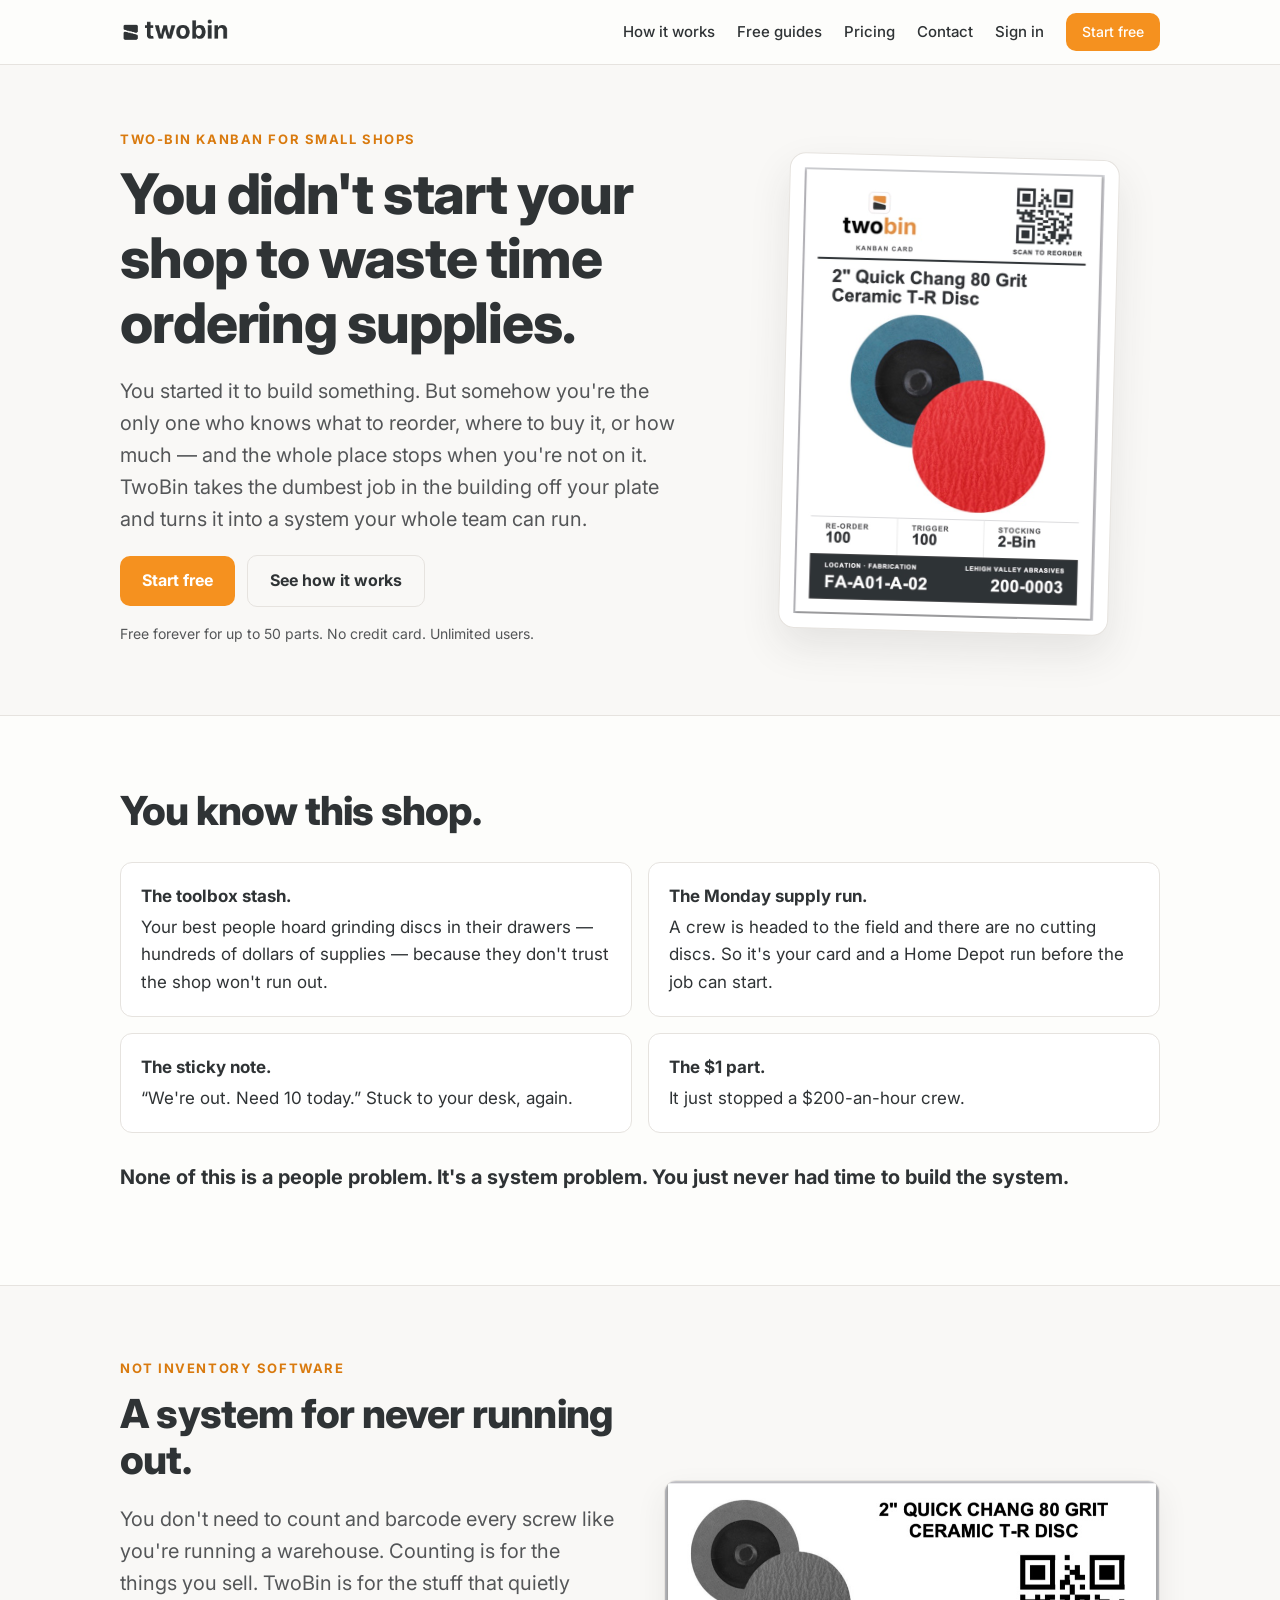
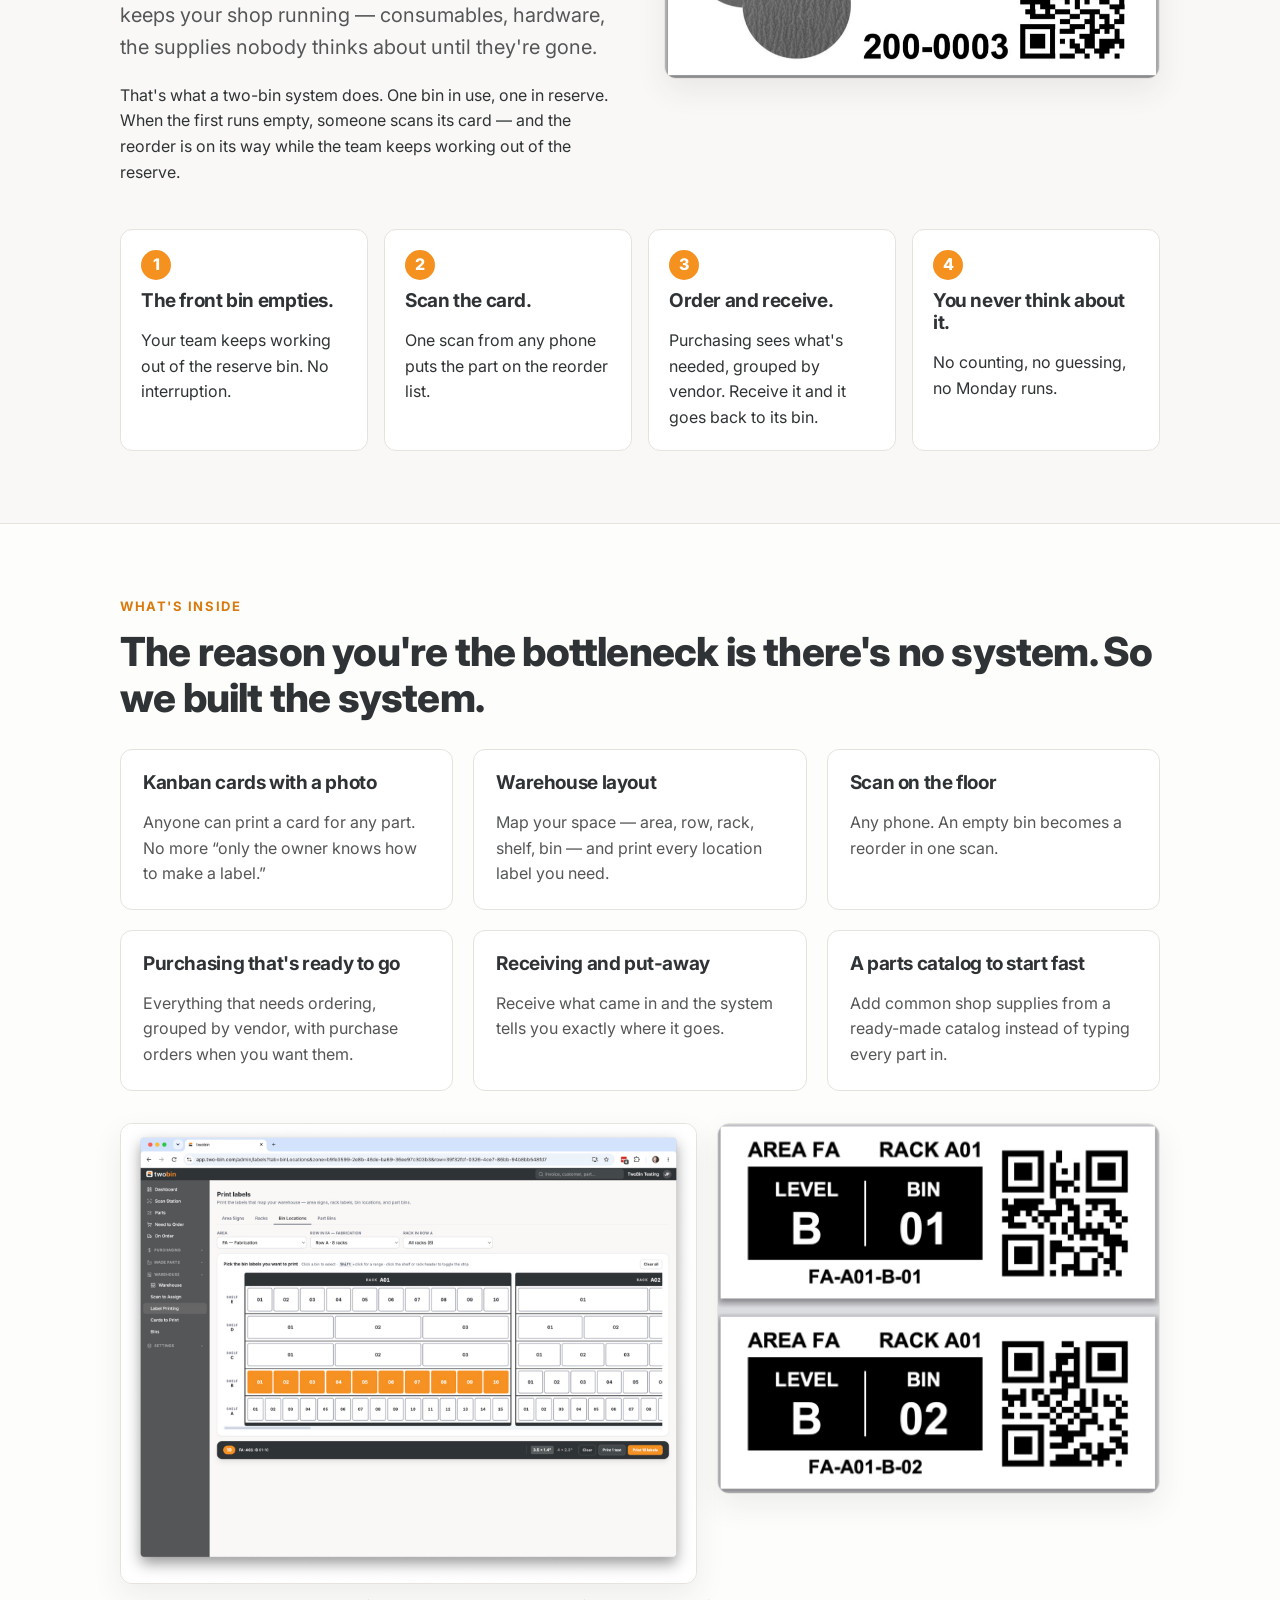
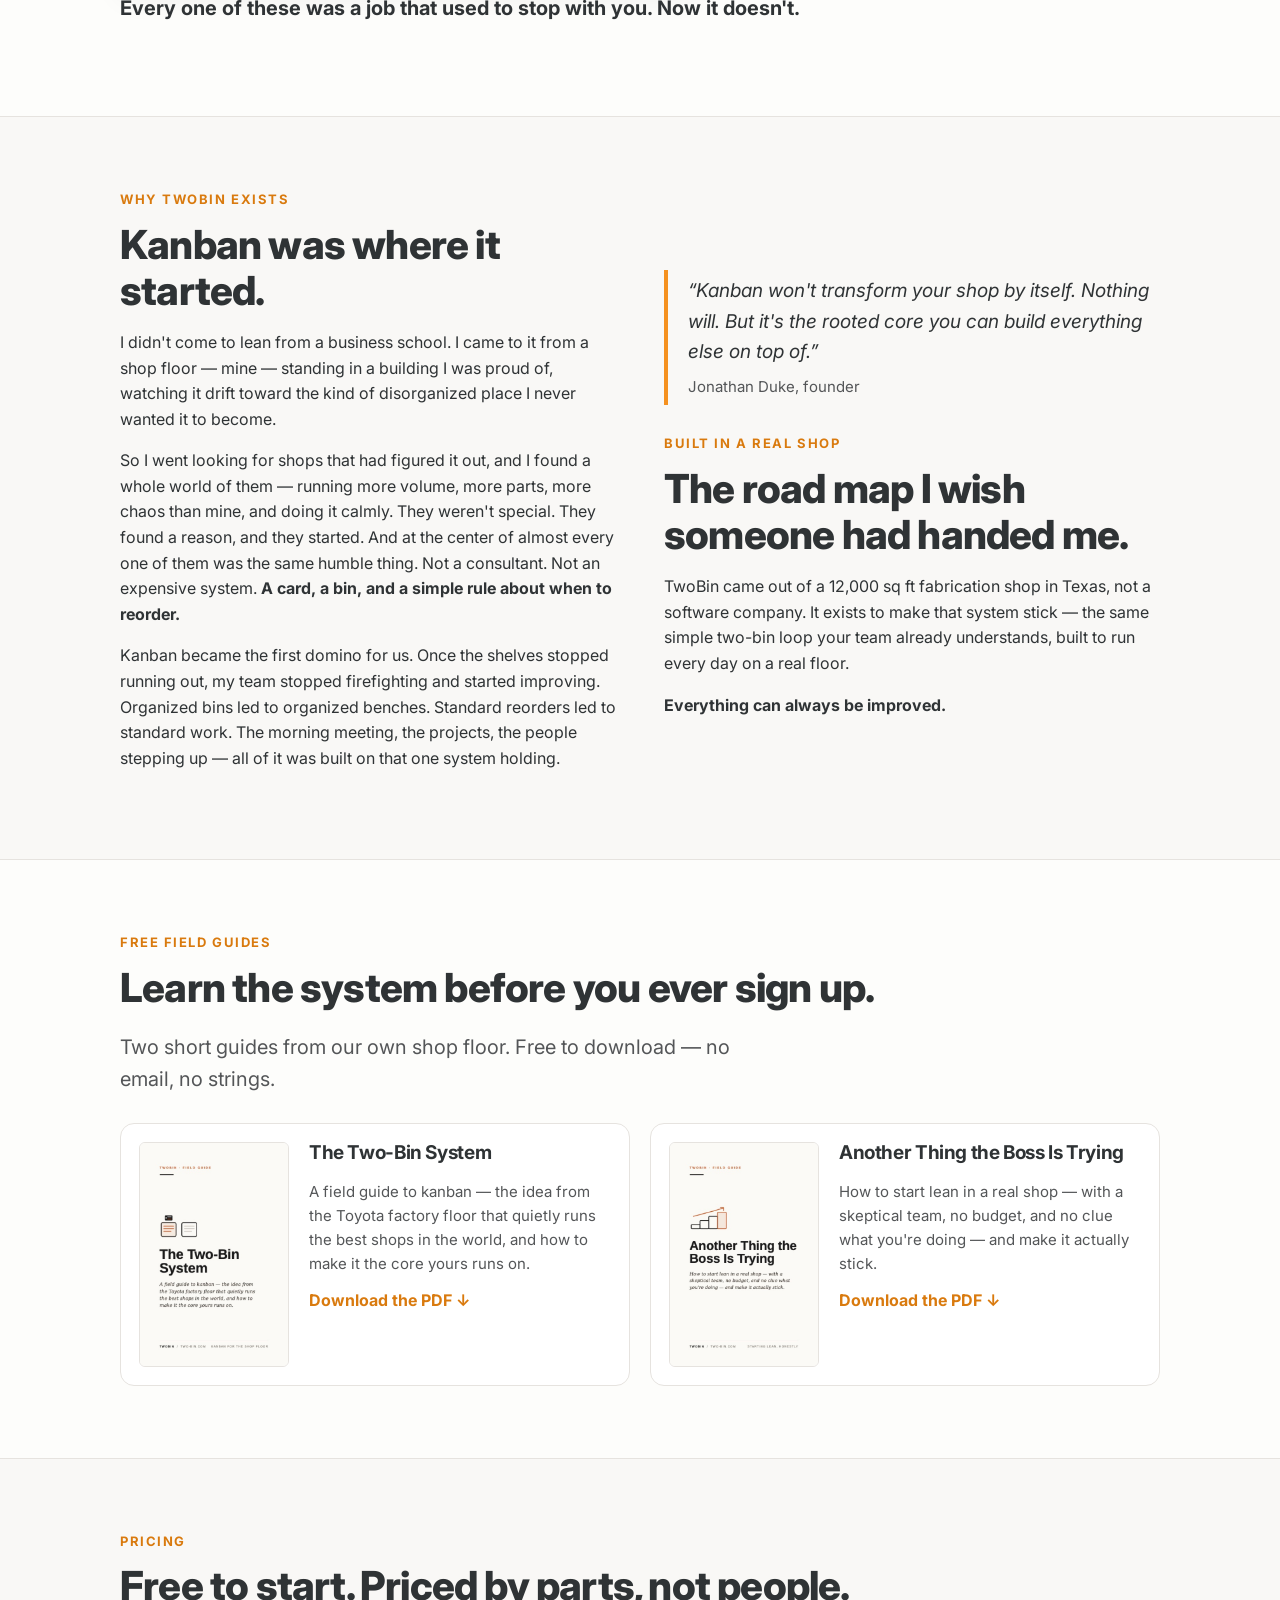
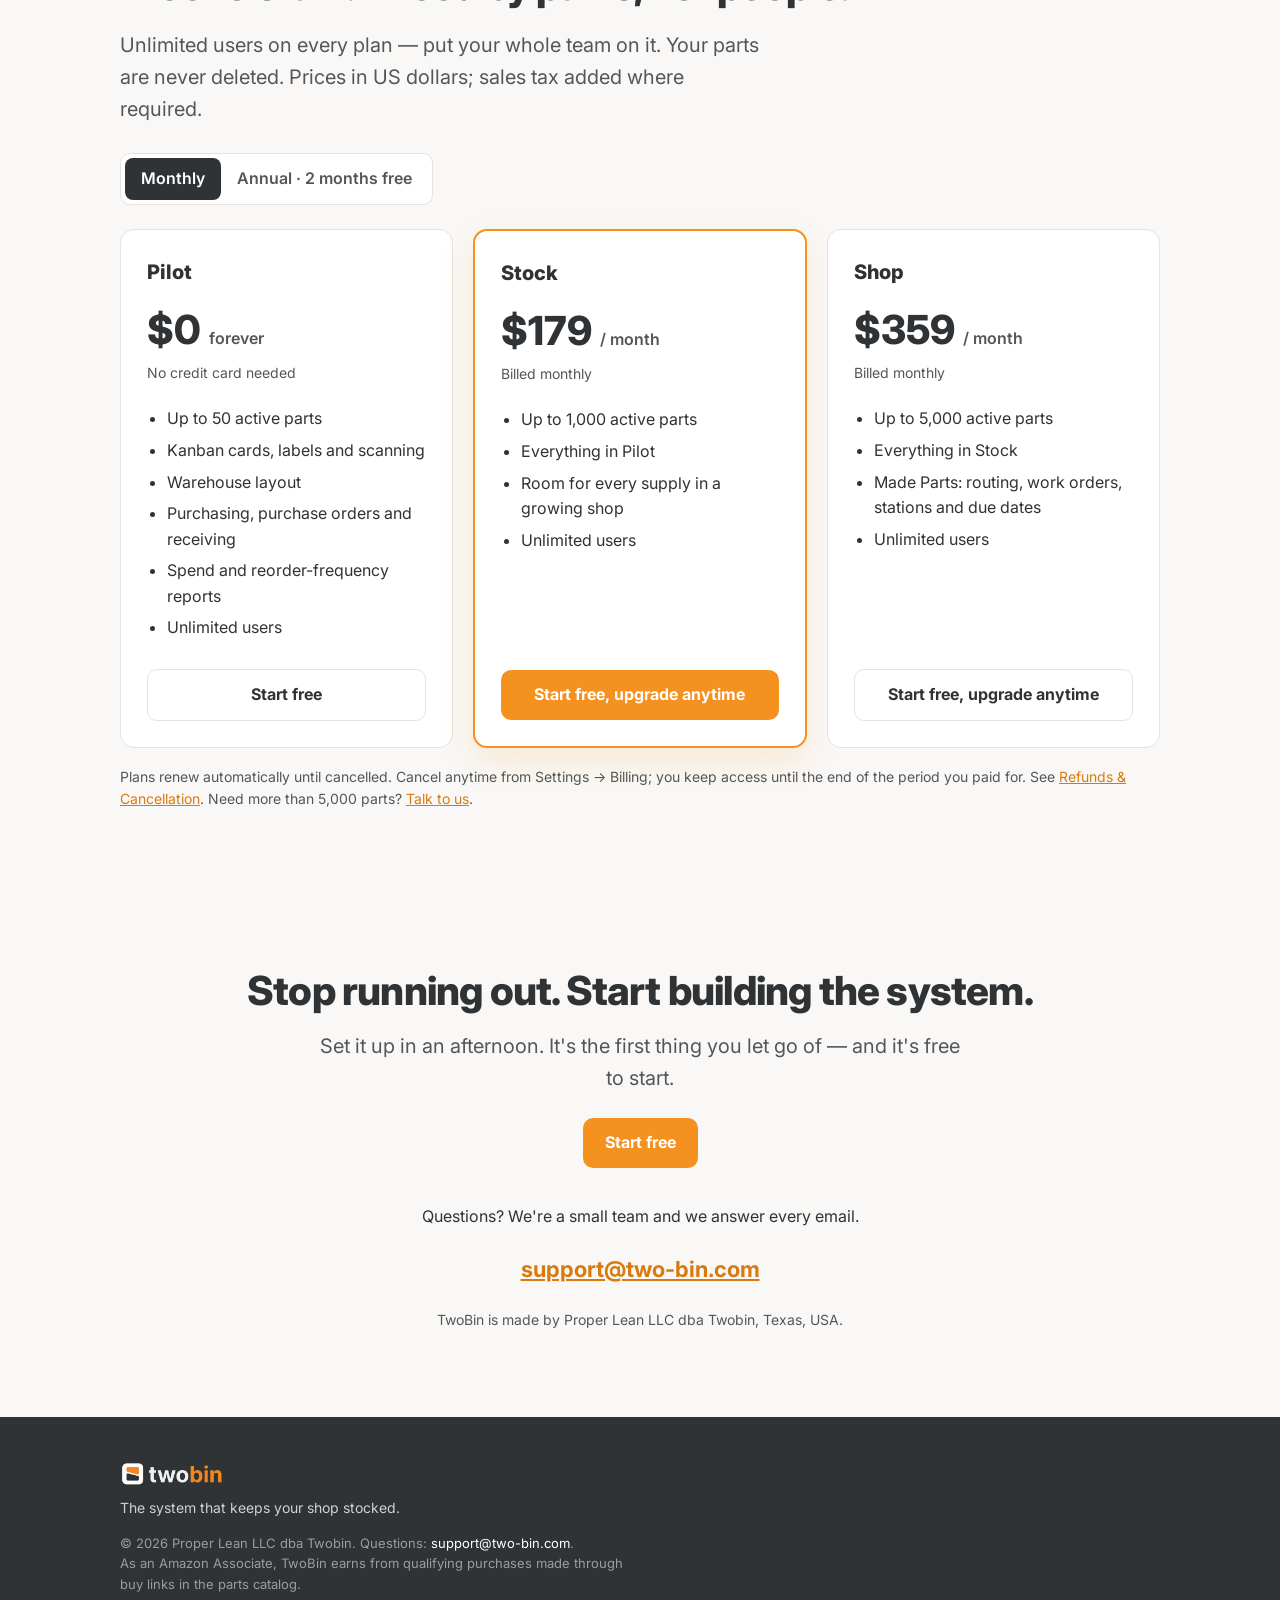
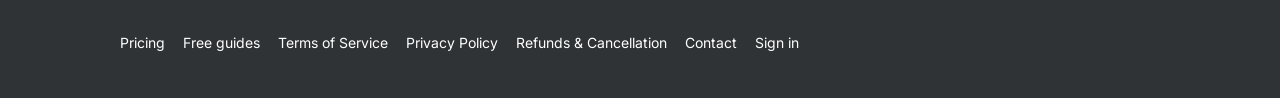
<file: index.html>
<!doctype html>
<html lang="en">
<head>
<meta charset="utf-8">
<meta name="viewport" content="width=device-width, initial-scale=1">
<title>TwoBin — Two-bin kanban that keeps your shop stocked</title>
<meta name="description" content="TwoBin turns reordering shop supplies into a system your whole team can run: kanban cards, scanning, warehouse labels, purchasing and receiving. Free for up to 50 parts.">
<link rel="canonical" href="https://www.two-bin.com/">
<meta property="og:title" content="TwoBin — Two-bin kanban that keeps your shop stocked">
<meta property="og:description" content="TwoBin turns reordering shop supplies into a system your whole team can run: kanban cards, scanning, warehouse labels, purchasing and receiving. Free for up to 50 parts.">
<meta property="og:type" content="website">
<meta property="og:url" content="https://www.two-bin.com/">
<meta property="og:image" content="https://www.two-bin.com/assets/img/kanban-card.jpg">
<link rel="icon" href="/assets/favicon.ico">
<link rel="icon" type="image/png" sizes="32x32" href="/assets/favicon-32x32.png">
<link rel="apple-touch-icon" href="/assets/apple-touch-icon.png">
<link rel="preconnect" href="https://fonts.googleapis.com">
<link rel="preconnect" href="https://fonts.gstatic.com" crossorigin>
<link href="https://fonts.googleapis.com/css2?family=Inter:wght@400;500;600;700;800&display=swap" rel="stylesheet">
<link rel="stylesheet" href="/assets/site.css">
</head>
<body>
<header class="site-header">
  <div class="wrap">
    <a class="logo" href="/" aria-label="TwoBin home"><img src="/assets/twobin-logo-dark.png" alt="TwoBin"></a>
    <nav class="nav">
      <a class="hide-sm" href="/#how-it-works">How it works</a>
      <a class="hide-sm" href="/#learn">Free guides</a>
      <a class="hide-sm" href="/#pricing">Pricing</a>
      <a class="hide-sm" href="/#contact">Contact</a>
      <a href="https://app.two-bin.com/login">Sign in</a>
      <a class="btn small" href="https://app.two-bin.com/signup">Start free</a>
    </nav>
  </div>
</header>

<main>
<section class="hero">
  <div class="wrap grid">
    <div>
      <div class="eyebrow">Two-bin kanban for small shops</div>
      <h1>You didn't start your shop to waste time ordering supplies.</h1>
      <p class="lead">You started it to build something. But somehow you're the only one who knows what to reorder, where to buy it, or how much &mdash; and the whole place stops when you're not on it. TwoBin takes the dumbest job in the building off your plate and turns it into a system your whole team can run.</p>
      <p><a class="btn" href="https://app.two-bin.com/signup">Start free</a> &nbsp; <a class="btn ghost" href="#how-it-works">See how it works</a></p>
      <p class="cta-note">Free forever for up to 50 parts. No credit card. Unlimited users.</p>
    </div>
    <div class="hero-card"><img src="/assets/img/kanban-card.jpg" alt="A TwoBin kanban card: part photo, reorder quantity, location and a QR code to scan when the bin runs empty" width="900" height="1215"></div>
  </div>
</section>

<section class="alt">
  <div class="wrap">
    <h2>You know this shop.</h2>
    <div class="beats">
      <div class="beat"><strong>The toolbox stash.</strong>Your best people hoard grinding discs in their drawers &mdash; hundreds of dollars of supplies &mdash; because they don't trust the shop won't run out.</div>
      <div class="beat"><strong>The Monday supply run.</strong>A crew is headed to the field and there are no cutting discs. So it's your card and a Home Depot run before the job can start.</div>
      <div class="beat"><strong>The sticky note.</strong>&ldquo;We're out. Need 10 today.&rdquo; Stuck to your desk, again.</div>
      <div class="beat"><strong>The $1 part.</strong>It just stopped a $200-an-hour crew.</div>
    </div>
    <p class="closer">None of this is a people problem. It's a system problem. You just never had time to build the system.</p>
  </div>
</section>

<section id="how-it-works">
  <div class="wrap">
    <div class="two-col">
      <div>
        <div class="eyebrow">Not inventory software</div>
        <h2>A system for never running out.</h2>
        <p class="lead">You don't need to count and barcode every screw like you're running a warehouse. Counting is for the things you sell. TwoBin is for the stuff that quietly keeps your shop running &mdash; consumables, hardware, the supplies nobody thinks about until they're gone.</p>
        <p>That's what a two-bin system does. One bin in use, one in reserve. When the first runs empty, someone scans its card &mdash; and the reorder is on its way while the team keeps working out of the reserve.</p>
      </div>
      <div><img class="shot" src="/assets/img/bin-label.jpg" alt="A TwoBin bin label with the part photo, part number and a QR code" loading="lazy"></div>
    </div>
    <div class="steps">
      <div class="step"><h3>The front bin empties.</h3>Your team keeps working out of the reserve bin. No interruption.</div>
      <div class="step"><h3>Scan the card.</h3>One scan from any phone puts the part on the reorder list.</div>
      <div class="step"><h3>Order and receive.</h3>Purchasing sees what's needed, grouped by vendor. Receive it and it goes back to its bin.</div>
      <div class="step"><h3>You never think about it.</h3>No counting, no guessing, no Monday runs.</div>
    </div>
  </div>
</section>

<section class="alt">
  <div class="wrap">
    <div class="eyebrow">What's inside</div>
    <h2>The reason you're the bottleneck is there's no system. So we built the system.</h2>
    <div class="features">
      <div class="feature"><h3>Kanban cards with a photo</h3><p>Anyone can print a card for any part. No more &ldquo;only the owner knows how to make a label.&rdquo;</p></div>
      <div class="feature"><h3>Warehouse layout</h3><p>Map your space &mdash; area, row, rack, shelf, bin &mdash; and print every location label you need.</p></div>
      <div class="feature"><h3>Scan on the floor</h3><p>Any phone. An empty bin becomes a reorder in one scan.</p></div>
      <div class="feature"><h3>Purchasing that's ready to go</h3><p>Everything that needs ordering, grouped by vendor, with purchase orders when you want them.</p></div>
      <div class="feature"><h3>Receiving and put-away</h3><p>Receive what came in and the system tells you exactly where it goes.</p></div>
      <div class="feature"><h3>A parts catalog to start fast</h3><p>Add common shop supplies from a ready-made catalog instead of typing every part in.</p></div>
    </div>
    <div class="shots">
      <img class="shot" src="/assets/img/warehouse-layout.jpg" alt="TwoBin warehouse layout: racks, shelves and bins mapped out" loading="lazy">
      <img class="shot" src="/assets/img/location-labels.jpg" alt="Printed TwoBin location labels with QR codes" loading="lazy">
    </div>
    <p class="closer">Every one of these was a job that used to stop with you. Now it doesn't.</p>
  </div>
</section>

<section id="story">
  <div class="wrap two-col">
    <div>
      <div class="eyebrow">Why TwoBin exists</div>
      <h2>Kanban was where it started.</h2>
      <p>I didn't come to lean from a business school. I came to it from a shop floor &mdash; mine &mdash; standing in a building I was proud of, watching it drift toward the kind of disorganized place I never wanted it to become.</p>
      <p>So I went looking for shops that had figured it out, and I found a whole world of them &mdash; running more volume, more parts, more chaos than mine, and doing it calmly. They weren't special. They found a reason, and they started. And at the center of almost every one of them was the same humble thing. Not a consultant. Not an expensive system. <strong>A card, a bin, and a simple rule about when to reorder.</strong></p>
      <p>Kanban became the first domino for us. Once the shelves stopped running out, my team stopped firefighting and started improving. Organized bins led to organized benches. Standard reorders led to standard work. The morning meeting, the projects, the people stepping up &mdash; all of it was built on that one system holding.</p>
    </div>
    <div>
      <blockquote class="quote">&ldquo;Kanban won't transform your shop by itself. Nothing will. But it's the rooted core you can build everything else on top of.&rdquo;<cite>Jonathan Duke, founder</cite></blockquote>
      <div class="eyebrow">Built in a real shop</div>
      <h2>The road map I wish someone had handed me.</h2>
      <p>TwoBin came out of a 12,000 sq ft fabrication shop in Texas, not a software company. It exists to make that system stick &mdash; the same simple two-bin loop your team already understands, built to run every day on a real floor.</p>
      <p><strong>Everything can always be improved.</strong></p>
    </div>
  </div>
</section>

<section id="learn" class="alt">
  <div class="wrap">
    <div class="eyebrow">Free field guides</div>
    <h2>Learn the system before you ever sign up.</h2>
    <p class="lead">Two short guides from our own shop floor. Free to download &mdash; no email, no strings.</p>
    <div class="ebooks">
      <a class="ebook" href="/assets/ebooks/the-two-bin-system.pdf" download>
        <img src="/assets/img/ebook-two-bin-system.jpg" alt="Cover: The Two-Bin System, a field guide to kanban" loading="lazy">
        <div>
          <h3>The Two-Bin System</h3>
          <p>A field guide to kanban &mdash; the idea from the Toyota factory floor that quietly runs the best shops in the world, and how to make it the core yours runs on.</p>
          <span class="dl">Download the PDF &darr;</span>
        </div>
      </a>
      <a class="ebook" href="/assets/ebooks/another-thing-the-boss-is-trying.pdf" download>
        <img src="/assets/img/ebook-boss-is-trying.jpg" alt="Cover: Another Thing the Boss Is Trying, how to start lean in a real shop" loading="lazy">
        <div>
          <h3>Another Thing the Boss Is Trying</h3>
          <p>How to start lean in a real shop &mdash; with a skeptical team, no budget, and no clue what you're doing &mdash; and make it actually stick.</p>
          <span class="dl">Download the PDF &darr;</span>
        </div>
      </a>
    </div>
  </div>
</section>

<section id="pricing">
  <div class="wrap">
    <div class="eyebrow">Pricing</div>
    <h2>Free to start. Priced by parts, not people.</h2>
    <p class="lead">Unlimited users on every plan &mdash; put your whole team on it. Your parts are never deleted. Prices in US dollars; sales tax added where required.</p>
    <div class="toggle" role="group" aria-label="Billing period">
      <button type="button" class="on" data-period="month">Monthly</button>
      <button type="button" data-period="year">Annual &middot; 2 months free</button>
    </div>
    <div class="plans">
      <div class="plan">
        <div class="name">Pilot</div>
        <div class="price">$0 <small>forever</small></div>
        <div class="billed">No credit card needed</div>
        <ul>
          <li>Up to 50 active parts</li>
          <li>Kanban cards, labels and scanning</li>
          <li>Warehouse layout</li>
          <li>Purchasing, purchase orders and receiving</li>
          <li>Spend and reorder-frequency reports</li>
          <li>Unlimited users</li>
        </ul>
        <a class="btn ghost" href="https://app.two-bin.com/signup">Start free</a>
      </div>
      <div class="plan featured">
        <div class="name">Stock</div>
        <div class="price" data-month="$179" data-year="$149">$179 <small>/ month</small></div>
        <div class="billed" data-month="Billed monthly" data-year="$1,790 billed once a year">Billed monthly</div>
        <ul>
          <li>Up to 1,000 active parts</li>
          <li>Everything in Pilot</li>
          <li>Room for every supply in a growing shop</li>
          <li>Unlimited users</li>
        </ul>
        <a class="btn" href="https://app.two-bin.com/signup">Start free, upgrade anytime</a>
      </div>
      <div class="plan">
        <div class="name">Shop</div>
        <div class="price" data-month="$359" data-year="$299">$359 <small>/ month</small></div>
        <div class="billed" data-month="Billed monthly" data-year="$3,590 billed once a year">Billed monthly</div>
        <ul>
          <li>Up to 5,000 active parts</li>
          <li>Everything in Stock</li>
          <li>Made Parts: routing, work orders, stations and due dates</li>
          <li>Unlimited users</li>
        </ul>
        <a class="btn ghost" href="https://app.two-bin.com/signup">Start free, upgrade anytime</a>
      </div>
    </div>
    <p class="fineprint">Plans renew automatically until cancelled. Cancel anytime from Settings &rarr; Billing; you keep access until the end of the period you paid for. See <a href="/refunds">Refunds &amp; Cancellation</a>. Need more than 5,000 parts? <a href="mailto:support@two-bin.com">Talk to us</a>.</p>
  </div>
</section>

<section id="contact" class="contact">
  <div class="wrap">
    <h2>Stop running out. Start building the system.</h2>
    <p class="lead" style="margin:0 auto 24px">Set it up in an afternoon. It's the first thing you let go of &mdash; and it's free to start.</p>
    <p><a class="btn" href="https://app.two-bin.com/signup">Start free</a></p>
    <p style="margin-top:36px">Questions? We're a small team and we answer every email.</p>
    <p class="email"><a href="mailto:support@two-bin.com">support@two-bin.com</a></p>
    <p class="fineprint">TwoBin is made by Proper Lean LLC dba Twobin, Texas, USA.</p>
  </div>
</section>
</main>
<script>
document.querySelectorAll('.toggle button').forEach(b => b.addEventListener('click', () => {
  const p = b.dataset.period
  document.querySelectorAll('.toggle button').forEach(x => x.classList.toggle('on', x === b))
  document.querySelectorAll('.plan .price[data-month]').forEach(el => { el.firstChild.nodeValue = el.dataset[p] + ' ' })
  document.querySelectorAll('.plan .billed[data-month]').forEach(el => { el.textContent = el.dataset[p] })
}))
</script>
<footer class="site-footer">
  <div class="wrap">
    <div>
      <img src="/assets/twobin-logo-light.png" alt="TwoBin">
      <div>The system that keeps your shop stocked.</div>
      <p class="small">&copy; 2026 Proper Lean LLC dba Twobin. Questions: <a href="mailto:support@two-bin.com">support@two-bin.com</a>.<br>
      As an Amazon Associate, TwoBin earns from qualifying purchases made through buy links in the parts catalog.</p>
    </div>
    <div class="links">
      <a href="/#pricing">Pricing</a>
      <a href="/#learn">Free guides</a>
      <a href="/terms">Terms of Service</a>
      <a href="/privacy">Privacy Policy</a>
      <a href="/refunds">Refunds &amp; Cancellation</a>
      <a href="mailto:support@two-bin.com">Contact</a>
      <a href="https://app.two-bin.com/login">Sign in</a>
    </div>
  </div>
</footer>
</body>
</html>
</file>
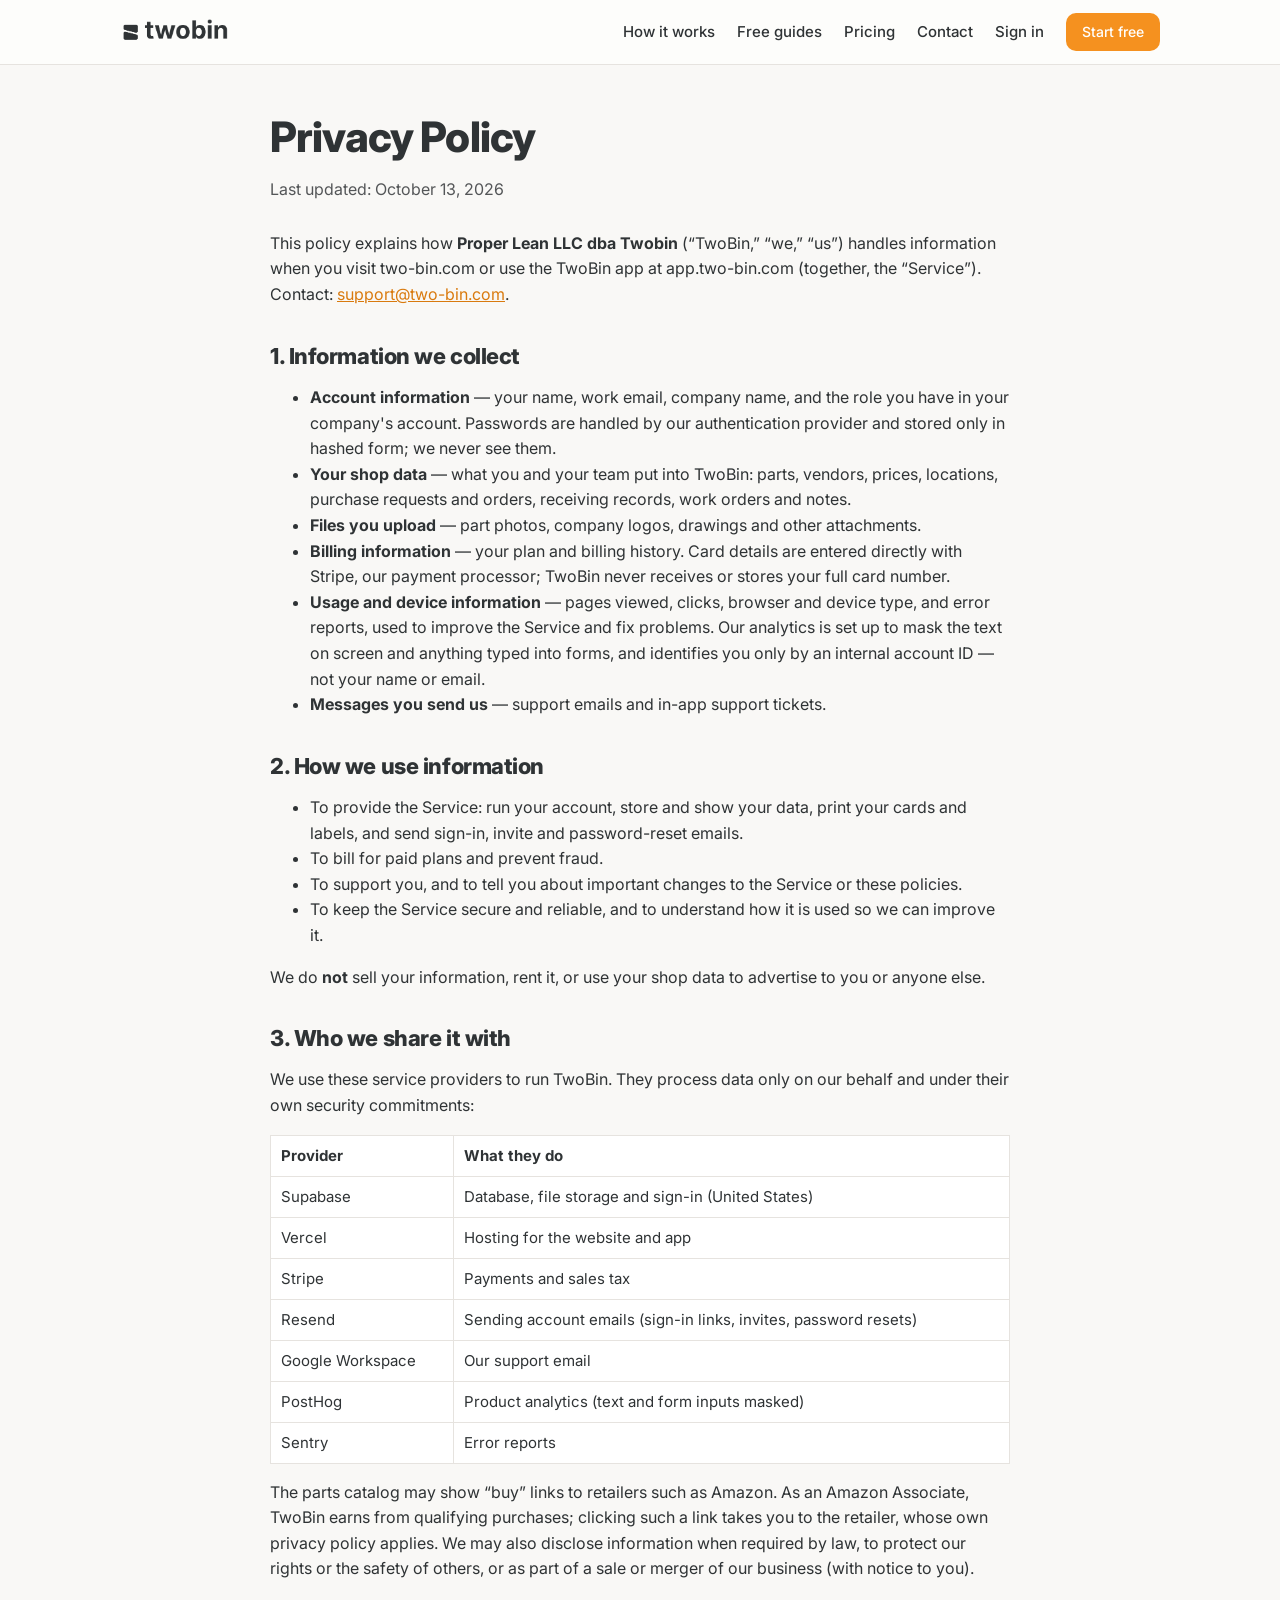
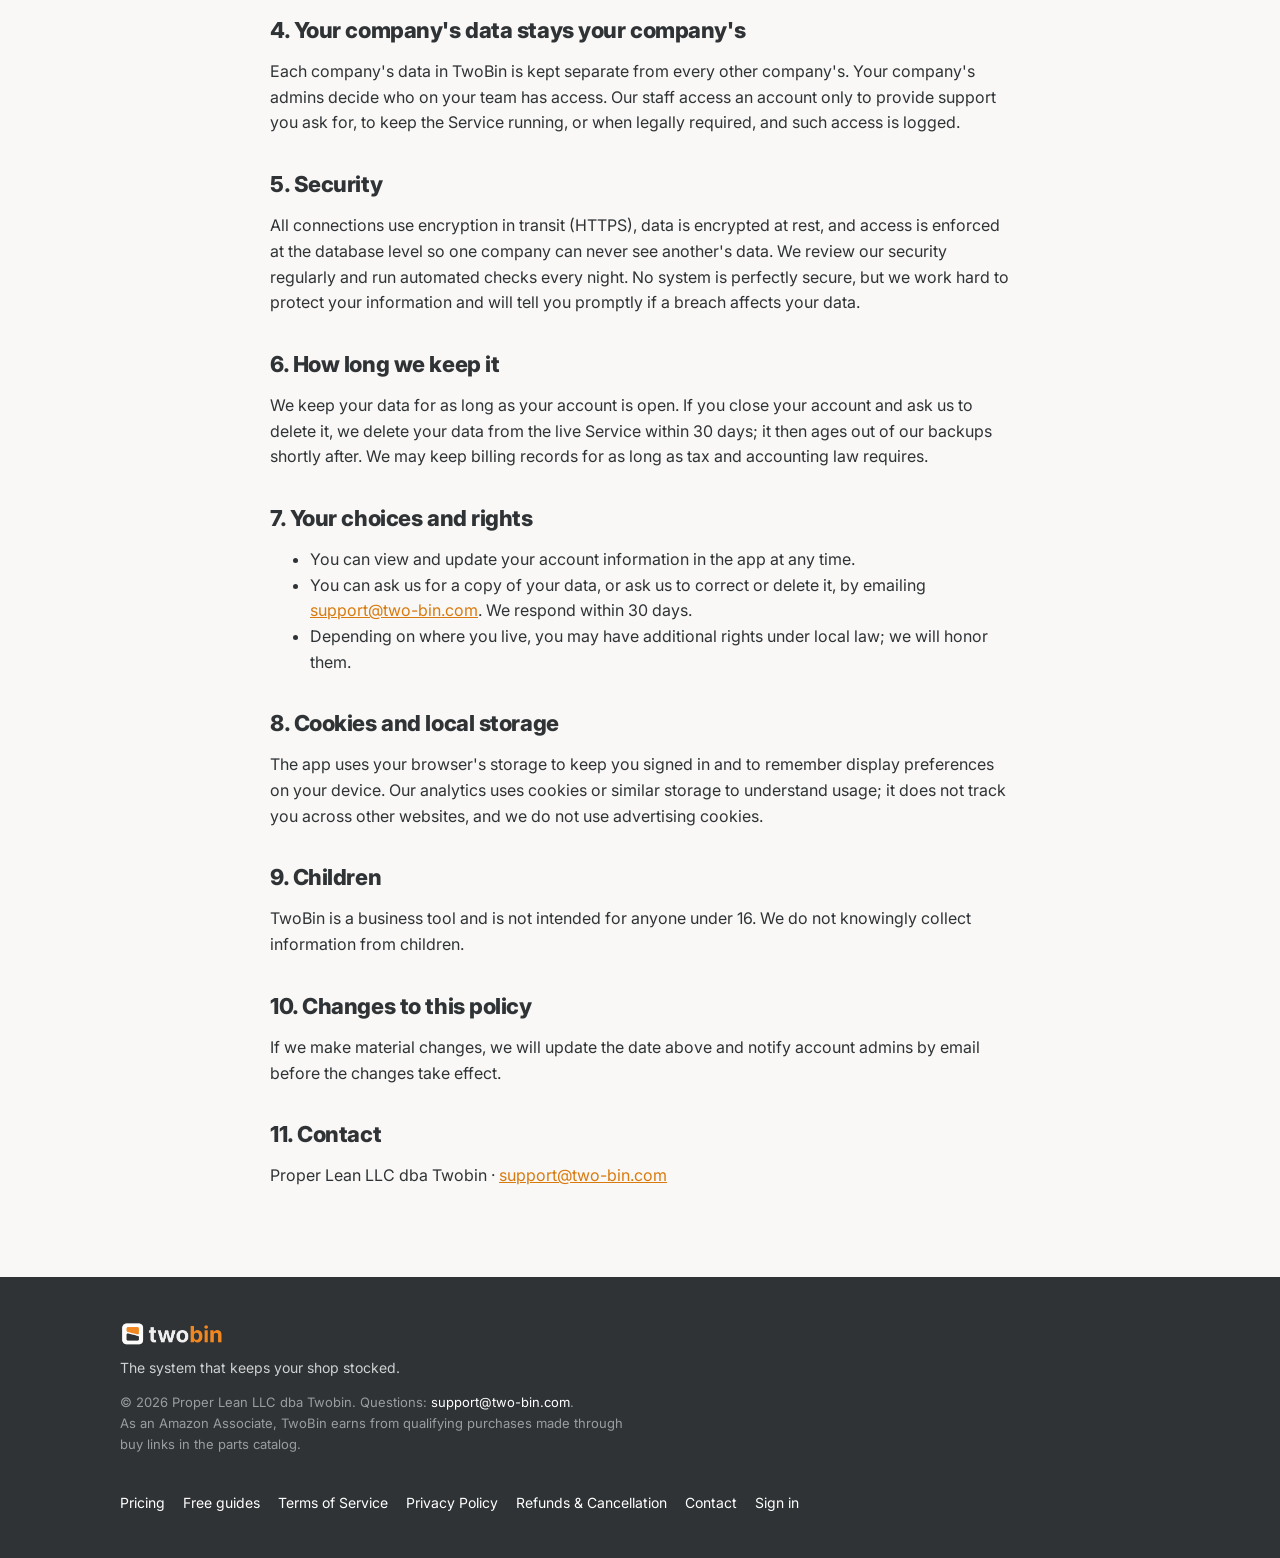
<file: privacy/index.html>
<!doctype html>
<html lang="en">
<head>
<meta charset="utf-8">
<meta name="viewport" content="width=device-width, initial-scale=1">
<title>Privacy Policy — TwoBin</title>
<meta name="description" content="What information TwoBin collects, how it is used and protected, and your choices.">
<link rel="canonical" href="https://www.two-bin.com/privacy">
<meta property="og:title" content="Privacy Policy — TwoBin">
<meta property="og:description" content="What information TwoBin collects, how it is used and protected, and your choices.">
<meta property="og:type" content="website">
<meta property="og:url" content="https://www.two-bin.com/privacy">
<meta property="og:image" content="https://www.two-bin.com/assets/img/kanban-card.jpg">
<link rel="icon" href="/assets/favicon.ico">
<link rel="icon" type="image/png" sizes="32x32" href="/assets/favicon-32x32.png">
<link rel="apple-touch-icon" href="/assets/apple-touch-icon.png">
<link rel="preconnect" href="https://fonts.googleapis.com">
<link rel="preconnect" href="https://fonts.gstatic.com" crossorigin>
<link href="https://fonts.googleapis.com/css2?family=Inter:wght@400;500;600;700;800&display=swap" rel="stylesheet">
<link rel="stylesheet" href="/assets/site.css">
</head>
<body>
<header class="site-header">
  <div class="wrap">
    <a class="logo" href="/" aria-label="TwoBin home"><img src="/assets/twobin-logo-dark.png" alt="TwoBin"></a>
    <nav class="nav">
      <a class="hide-sm" href="/#how-it-works">How it works</a>
      <a class="hide-sm" href="/#learn">Free guides</a>
      <a class="hide-sm" href="/#pricing">Pricing</a>
      <a class="hide-sm" href="/#contact">Contact</a>
      <a href="https://app.two-bin.com/login">Sign in</a>
      <a class="btn small" href="https://app.two-bin.com/signup">Start free</a>
    </nav>
  </div>
</header>
<main class="legal"><div class="wrap"><h1>Privacy Policy</h1><p class="updated">Last updated: October 13, 2026</p>
<p>This policy explains how <strong>Proper Lean LLC dba Twobin</strong> (&ldquo;TwoBin,&rdquo; &ldquo;we,&rdquo; &ldquo;us&rdquo;) handles information when you visit two-bin.com or use the TwoBin app at app.two-bin.com (together, the &ldquo;Service&rdquo;). Contact: <a href="mailto:support@two-bin.com">support@two-bin.com</a>.</p>

<h2>1. Information we collect</h2>
<ul>
<li><strong>Account information</strong> &mdash; your name, work email, company name, and the role you have in your company's account. Passwords are handled by our authentication provider and stored only in hashed form; we never see them.</li>
<li><strong>Your shop data</strong> &mdash; what you and your team put into TwoBin: parts, vendors, prices, locations, purchase requests and orders, receiving records, work orders and notes.</li>
<li><strong>Files you upload</strong> &mdash; part photos, company logos, drawings and other attachments.</li>
<li><strong>Billing information</strong> &mdash; your plan and billing history. Card details are entered directly with Stripe, our payment processor; TwoBin never receives or stores your full card number.</li>
<li><strong>Usage and device information</strong> &mdash; pages viewed, clicks, browser and device type, and error reports, used to improve the Service and fix problems. Our analytics is set up to mask the text on screen and anything typed into forms, and identifies you only by an internal account ID &mdash; not your name or email.</li>
<li><strong>Messages you send us</strong> &mdash; support emails and in-app support tickets.</li>
</ul>

<h2>2. How we use information</h2>
<ul>
<li>To provide the Service: run your account, store and show your data, print your cards and labels, and send sign-in, invite and password-reset emails.</li>
<li>To bill for paid plans and prevent fraud.</li>
<li>To support you, and to tell you about important changes to the Service or these policies.</li>
<li>To keep the Service secure and reliable, and to understand how it is used so we can improve it.</li>
</ul>
<p>We do <strong>not</strong> sell your information, rent it, or use your shop data to advertise to you or anyone else.</p>

<h2>3. Who we share it with</h2>
<p>We use these service providers to run TwoBin. They process data only on our behalf and under their own security commitments:</p>
<table>
<tr><th>Provider</th><th>What they do</th></tr>
<tr><td>Supabase</td><td>Database, file storage and sign-in (United States)</td></tr>
<tr><td>Vercel</td><td>Hosting for the website and app</td></tr>
<tr><td>Stripe</td><td>Payments and sales tax</td></tr>
<tr><td>Resend</td><td>Sending account emails (sign-in links, invites, password resets)</td></tr>
<tr><td>Google Workspace</td><td>Our support email</td></tr>
<tr><td>PostHog</td><td>Product analytics (text and form inputs masked)</td></tr>
<tr><td>Sentry</td><td>Error reports</td></tr>
</table>
<p>The parts catalog may show &ldquo;buy&rdquo; links to retailers such as Amazon. As an Amazon Associate, TwoBin earns from qualifying purchases; clicking such a link takes you to the retailer, whose own privacy policy applies. We may also disclose information when required by law, to protect our rights or the safety of others, or as part of a sale or merger of our business (with notice to you).</p>

<h2>4. Your company's data stays your company's</h2>
<p>Each company's data in TwoBin is kept separate from every other company's. Your company's admins decide who on your team has access. Our staff access an account only to provide support you ask for, to keep the Service running, or when legally required, and such access is logged.</p>

<h2>5. Security</h2>
<p>All connections use encryption in transit (HTTPS), data is encrypted at rest, and access is enforced at the database level so one company can never see another's data. We review our security regularly and run automated checks every night. No system is perfectly secure, but we work hard to protect your information and will tell you promptly if a breach affects your data.</p>

<h2>6. How long we keep it</h2>
<p>We keep your data for as long as your account is open. If you close your account and ask us to delete it, we delete your data from the live Service within 30 days; it then ages out of our backups shortly after. We may keep billing records for as long as tax and accounting law requires.</p>

<h2>7. Your choices and rights</h2>
<ul>
<li>You can view and update your account information in the app at any time.</li>
<li>You can ask us for a copy of your data, or ask us to correct or delete it, by emailing <a href="mailto:support@two-bin.com">support@two-bin.com</a>. We respond within 30 days.</li>
<li>Depending on where you live, you may have additional rights under local law; we will honor them.</li>
</ul>

<h2>8. Cookies and local storage</h2>
<p>The app uses your browser's storage to keep you signed in and to remember display preferences on your device. Our analytics uses cookies or similar storage to understand usage; it does not track you across other websites, and we do not use advertising cookies.</p>

<h2>9. Children</h2>
<p>TwoBin is a business tool and is not intended for anyone under 16. We do not knowingly collect information from children.</p>

<h2>10. Changes to this policy</h2>
<p>If we make material changes, we will update the date above and notify account admins by email before the changes take effect.</p>

<h2>11. Contact</h2>
<p>Proper Lean LLC dba Twobin &middot; <a href="mailto:support@two-bin.com">support@two-bin.com</a></p>
</div></main><footer class="site-footer">
  <div class="wrap">
    <div>
      <img src="/assets/twobin-logo-light.png" alt="TwoBin">
      <div>The system that keeps your shop stocked.</div>
      <p class="small">&copy; 2026 Proper Lean LLC dba Twobin. Questions: <a href="mailto:support@two-bin.com">support@two-bin.com</a>.<br>
      As an Amazon Associate, TwoBin earns from qualifying purchases made through buy links in the parts catalog.</p>
    </div>
    <div class="links">
      <a href="/#pricing">Pricing</a>
      <a href="/#learn">Free guides</a>
      <a href="/terms">Terms of Service</a>
      <a href="/privacy">Privacy Policy</a>
      <a href="/refunds">Refunds &amp; Cancellation</a>
      <a href="mailto:support@two-bin.com">Contact</a>
      <a href="https://app.two-bin.com/login">Sign in</a>
    </div>
  </div>
</footer>
</body>
</html>
</file>
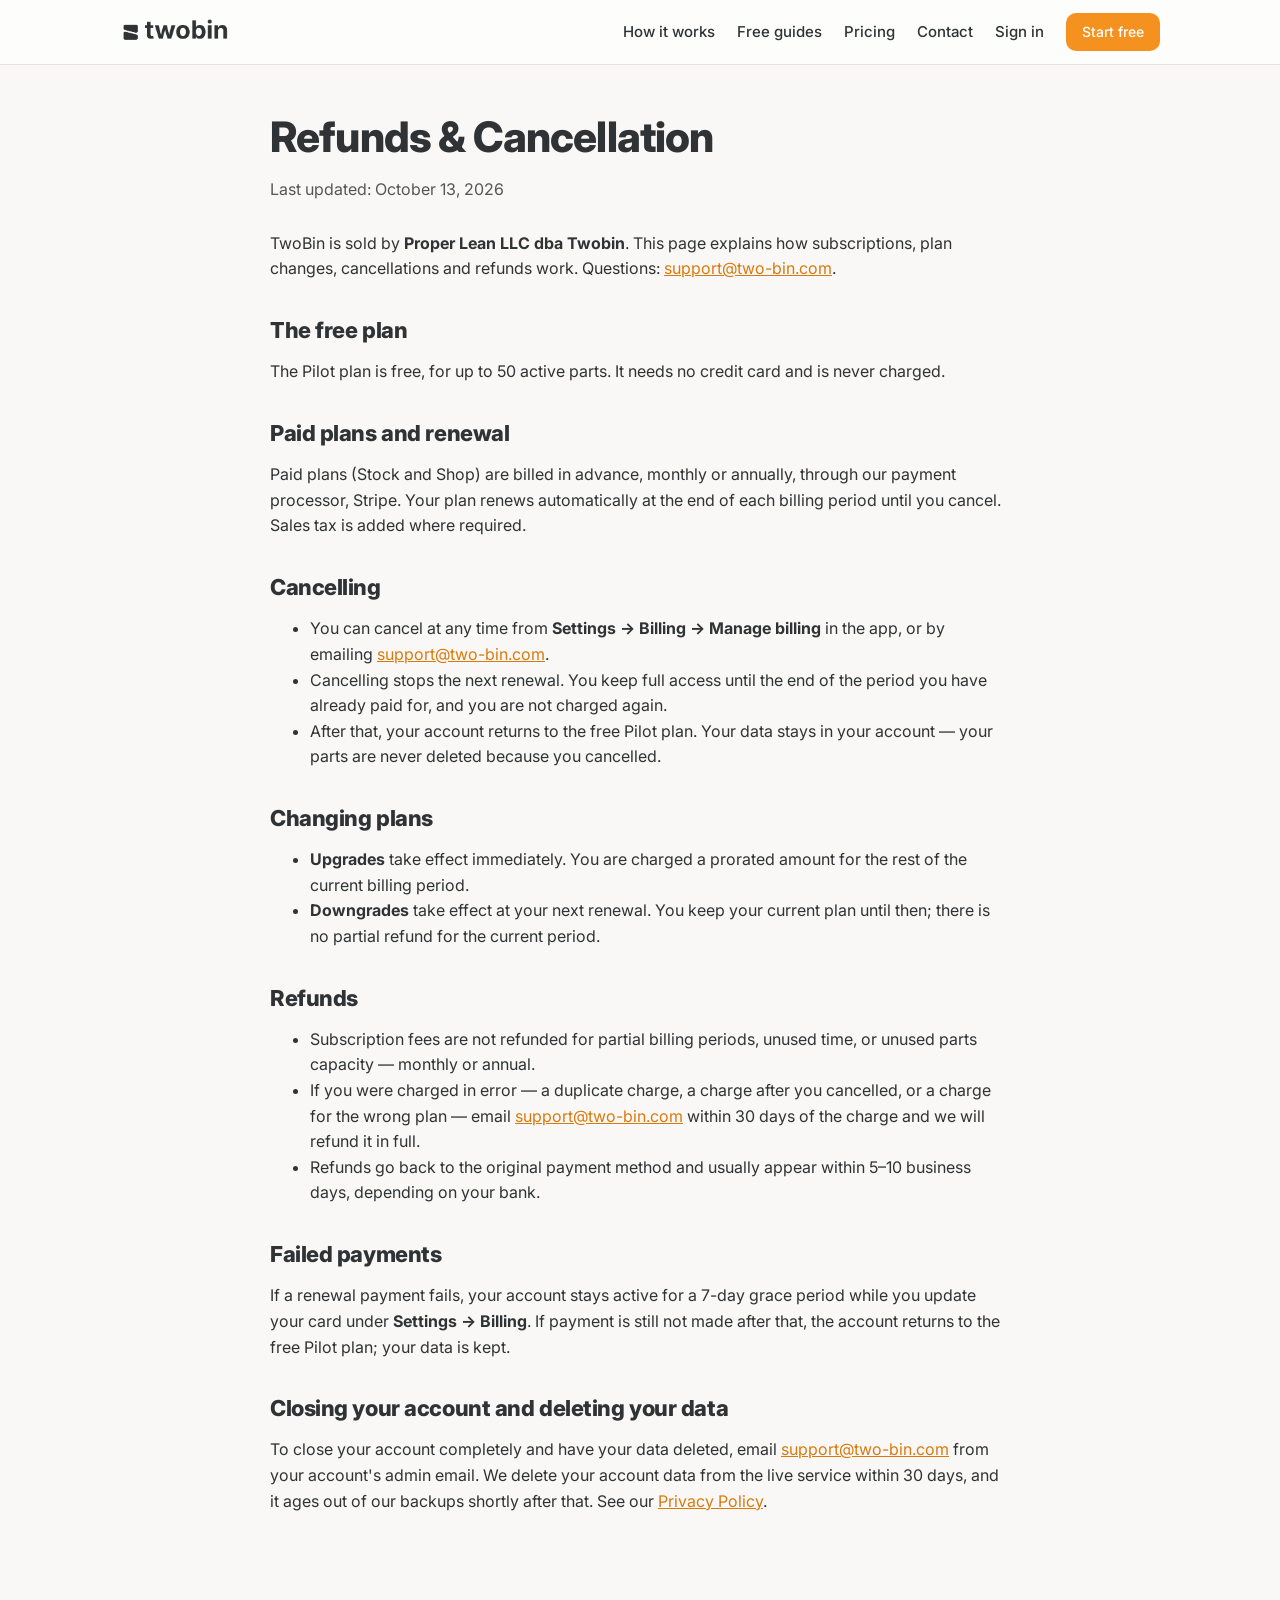
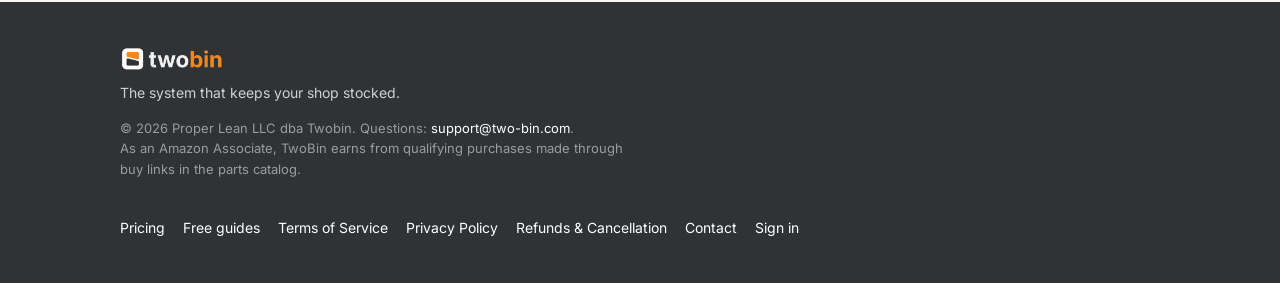
<file: refunds/index.html>
<!doctype html>
<html lang="en">
<head>
<meta charset="utf-8">
<meta name="viewport" content="width=device-width, initial-scale=1">
<title>Refunds & Cancellation — TwoBin</title>
<meta name="description" content="How cancelling, plan changes and refunds work for TwoBin subscriptions.">
<link rel="canonical" href="https://www.two-bin.com/refunds">
<meta property="og:title" content="Refunds & Cancellation — TwoBin">
<meta property="og:description" content="How cancelling, plan changes and refunds work for TwoBin subscriptions.">
<meta property="og:type" content="website">
<meta property="og:url" content="https://www.two-bin.com/refunds">
<meta property="og:image" content="https://www.two-bin.com/assets/img/kanban-card.jpg">
<link rel="icon" href="/assets/favicon.ico">
<link rel="icon" type="image/png" sizes="32x32" href="/assets/favicon-32x32.png">
<link rel="apple-touch-icon" href="/assets/apple-touch-icon.png">
<link rel="preconnect" href="https://fonts.googleapis.com">
<link rel="preconnect" href="https://fonts.gstatic.com" crossorigin>
<link href="https://fonts.googleapis.com/css2?family=Inter:wght@400;500;600;700;800&display=swap" rel="stylesheet">
<link rel="stylesheet" href="/assets/site.css">
</head>
<body>
<header class="site-header">
  <div class="wrap">
    <a class="logo" href="/" aria-label="TwoBin home"><img src="/assets/twobin-logo-dark.png" alt="TwoBin"></a>
    <nav class="nav">
      <a class="hide-sm" href="/#how-it-works">How it works</a>
      <a class="hide-sm" href="/#learn">Free guides</a>
      <a class="hide-sm" href="/#pricing">Pricing</a>
      <a class="hide-sm" href="/#contact">Contact</a>
      <a href="https://app.two-bin.com/login">Sign in</a>
      <a class="btn small" href="https://app.two-bin.com/signup">Start free</a>
    </nav>
  </div>
</header>
<main class="legal"><div class="wrap"><h1>Refunds & Cancellation</h1><p class="updated">Last updated: October 13, 2026</p>
<p>TwoBin is sold by <strong>Proper Lean LLC dba Twobin</strong>. This page explains how subscriptions, plan changes, cancellations and refunds work. Questions: <a href="mailto:support@two-bin.com">support@two-bin.com</a>.</p>

<h2>The free plan</h2>
<p>The Pilot plan is free, for up to 50 active parts. It needs no credit card and is never charged.</p>

<h2>Paid plans and renewal</h2>
<p>Paid plans (Stock and Shop) are billed in advance, monthly or annually, through our payment processor, Stripe. Your plan renews automatically at the end of each billing period until you cancel. Sales tax is added where required.</p>

<h2>Cancelling</h2>
<ul>
<li>You can cancel at any time from <strong>Settings &rarr; Billing &rarr; Manage billing</strong> in the app, or by emailing <a href="mailto:support@two-bin.com">support@two-bin.com</a>.</li>
<li>Cancelling stops the next renewal. You keep full access until the end of the period you have already paid for, and you are not charged again.</li>
<li>After that, your account returns to the free Pilot plan. Your data stays in your account &mdash; your parts are never deleted because you cancelled.</li>
</ul>

<h2>Changing plans</h2>
<ul>
<li><strong>Upgrades</strong> take effect immediately. You are charged a prorated amount for the rest of the current billing period.</li>
<li><strong>Downgrades</strong> take effect at your next renewal. You keep your current plan until then; there is no partial refund for the current period.</li>
</ul>

<h2>Refunds</h2>
<ul>
<li>Subscription fees are not refunded for partial billing periods, unused time, or unused parts capacity &mdash; monthly or annual.</li>
<li>If you were charged in error &mdash; a duplicate charge, a charge after you cancelled, or a charge for the wrong plan &mdash; email <a href="mailto:support@two-bin.com">support@two-bin.com</a> within 30 days of the charge and we will refund it in full.</li>
<li>Refunds go back to the original payment method and usually appear within 5&ndash;10 business days, depending on your bank.</li>
</ul>

<h2>Failed payments</h2>
<p>If a renewal payment fails, your account stays active for a 7-day grace period while you update your card under <strong>Settings &rarr; Billing</strong>. If payment is still not made after that, the account returns to the free Pilot plan; your data is kept.</p>

<h2>Closing your account and deleting your data</h2>
<p>To close your account completely and have your data deleted, email <a href="mailto:support@two-bin.com">support@two-bin.com</a> from your account's admin email. We delete your account data from the live service within 30 days, and it ages out of our backups shortly after that. See our <a href="/privacy">Privacy Policy</a>.</p>
</div></main><footer class="site-footer">
  <div class="wrap">
    <div>
      <img src="/assets/twobin-logo-light.png" alt="TwoBin">
      <div>The system that keeps your shop stocked.</div>
      <p class="small">&copy; 2026 Proper Lean LLC dba Twobin. Questions: <a href="mailto:support@two-bin.com">support@two-bin.com</a>.<br>
      As an Amazon Associate, TwoBin earns from qualifying purchases made through buy links in the parts catalog.</p>
    </div>
    <div class="links">
      <a href="/#pricing">Pricing</a>
      <a href="/#learn">Free guides</a>
      <a href="/terms">Terms of Service</a>
      <a href="/privacy">Privacy Policy</a>
      <a href="/refunds">Refunds &amp; Cancellation</a>
      <a href="mailto:support@two-bin.com">Contact</a>
      <a href="https://app.two-bin.com/login">Sign in</a>
    </div>
  </div>
</footer>
</body>
</html>
</file>
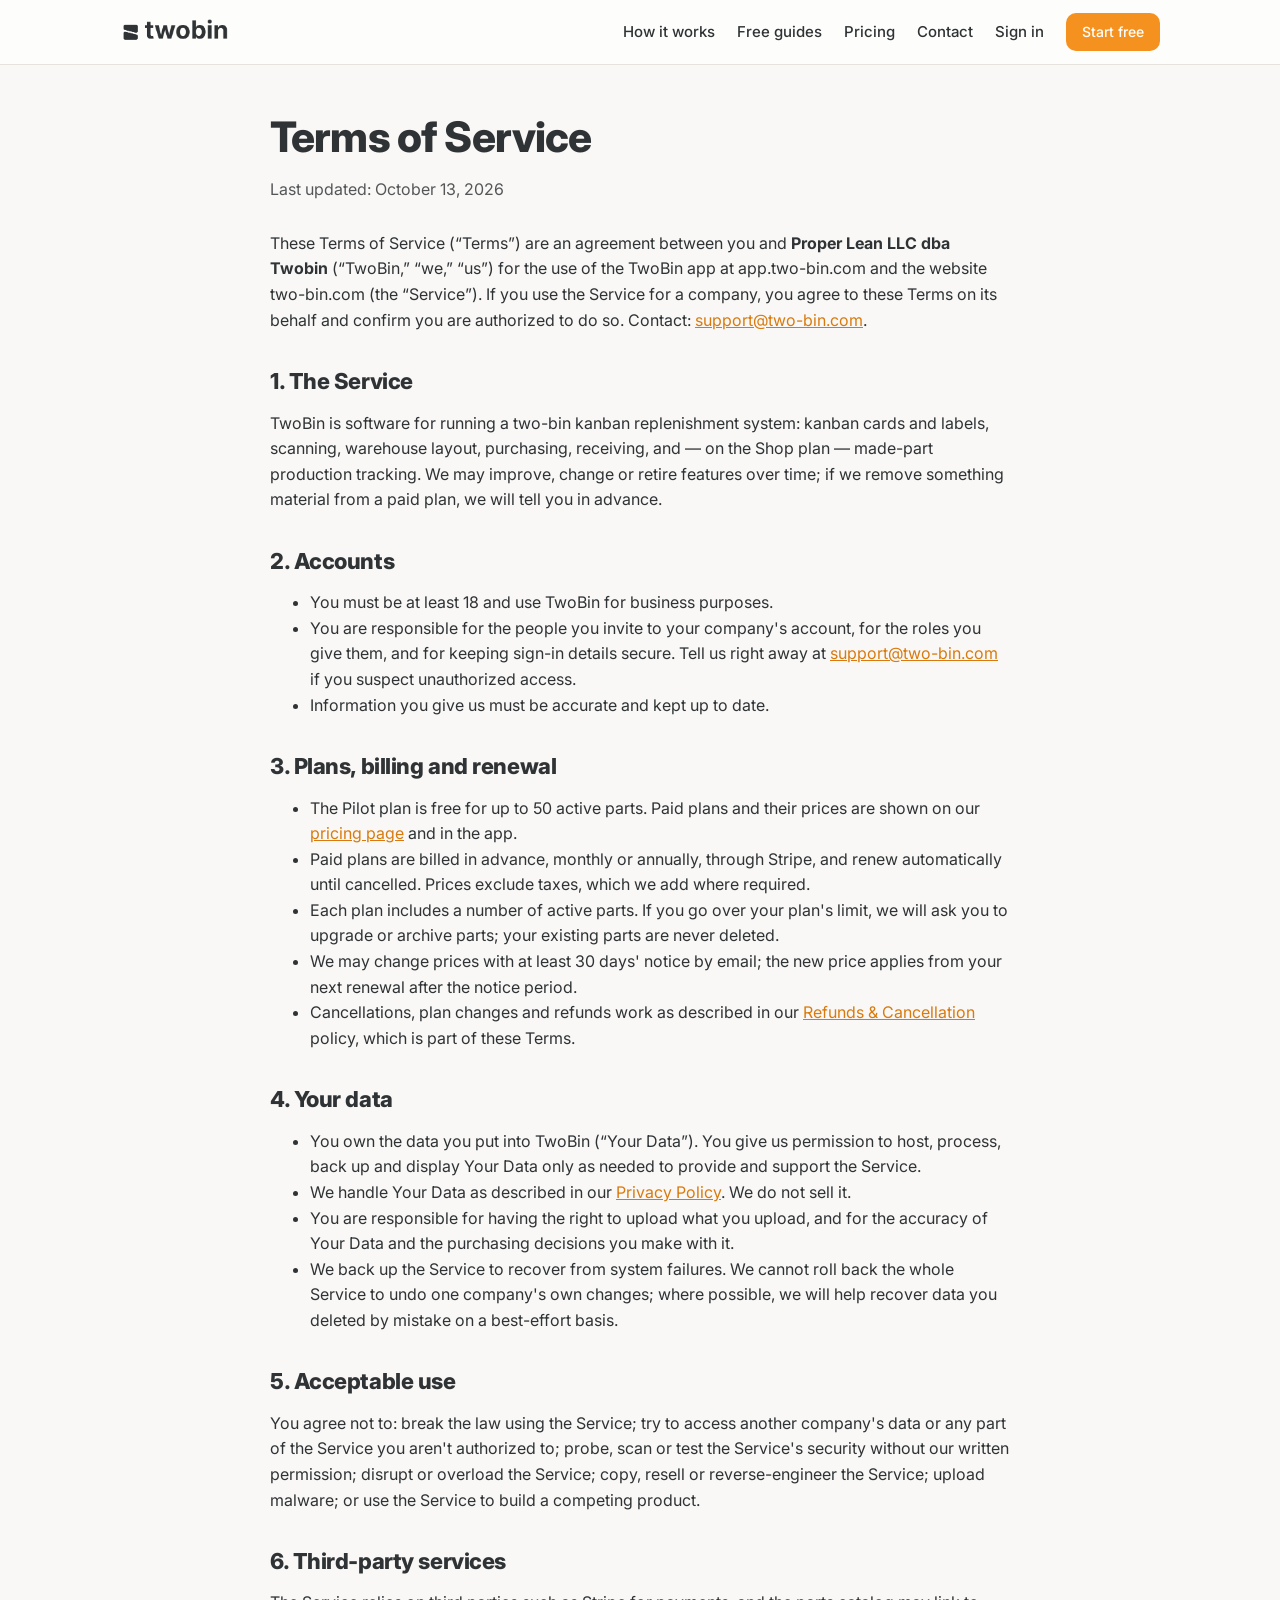
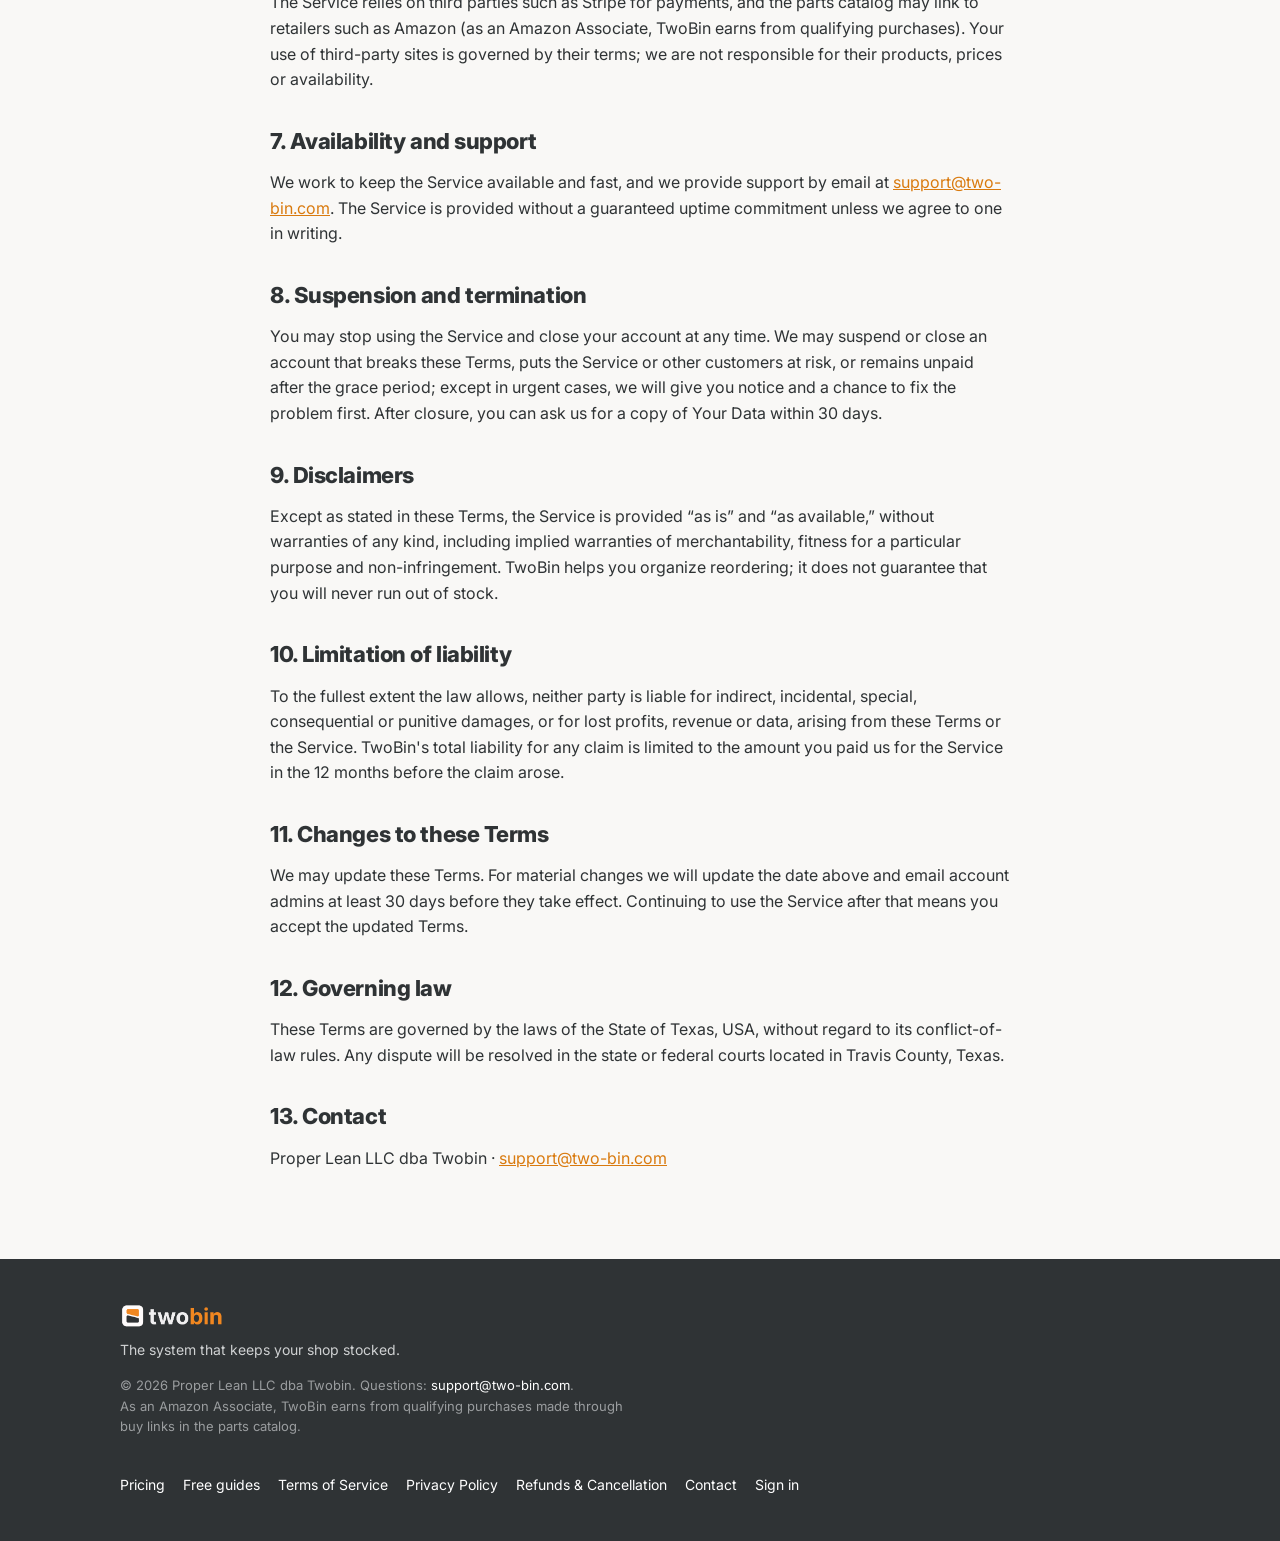
<file: terms/index.html>
<!doctype html>
<html lang="en">
<head>
<meta charset="utf-8">
<meta name="viewport" content="width=device-width, initial-scale=1">
<title>Terms of Service — TwoBin</title>
<meta name="description" content="The terms for using TwoBin, the two-bin kanban app for small shops.">
<link rel="canonical" href="https://www.two-bin.com/terms">
<meta property="og:title" content="Terms of Service — TwoBin">
<meta property="og:description" content="The terms for using TwoBin, the two-bin kanban app for small shops.">
<meta property="og:type" content="website">
<meta property="og:url" content="https://www.two-bin.com/terms">
<meta property="og:image" content="https://www.two-bin.com/assets/img/kanban-card.jpg">
<link rel="icon" href="/assets/favicon.ico">
<link rel="icon" type="image/png" sizes="32x32" href="/assets/favicon-32x32.png">
<link rel="apple-touch-icon" href="/assets/apple-touch-icon.png">
<link rel="preconnect" href="https://fonts.googleapis.com">
<link rel="preconnect" href="https://fonts.gstatic.com" crossorigin>
<link href="https://fonts.googleapis.com/css2?family=Inter:wght@400;500;600;700;800&display=swap" rel="stylesheet">
<link rel="stylesheet" href="/assets/site.css">
</head>
<body>
<header class="site-header">
  <div class="wrap">
    <a class="logo" href="/" aria-label="TwoBin home"><img src="/assets/twobin-logo-dark.png" alt="TwoBin"></a>
    <nav class="nav">
      <a class="hide-sm" href="/#how-it-works">How it works</a>
      <a class="hide-sm" href="/#learn">Free guides</a>
      <a class="hide-sm" href="/#pricing">Pricing</a>
      <a class="hide-sm" href="/#contact">Contact</a>
      <a href="https://app.two-bin.com/login">Sign in</a>
      <a class="btn small" href="https://app.two-bin.com/signup">Start free</a>
    </nav>
  </div>
</header>
<main class="legal"><div class="wrap"><h1>Terms of Service</h1><p class="updated">Last updated: October 13, 2026</p>
<p>These Terms of Service (&ldquo;Terms&rdquo;) are an agreement between you and <strong>Proper Lean LLC dba Twobin</strong> (&ldquo;TwoBin,&rdquo; &ldquo;we,&rdquo; &ldquo;us&rdquo;) for the use of the TwoBin app at app.two-bin.com and the website two-bin.com (the &ldquo;Service&rdquo;). If you use the Service for a company, you agree to these Terms on its behalf and confirm you are authorized to do so. Contact: <a href="mailto:support@two-bin.com">support@two-bin.com</a>.</p>

<h2>1. The Service</h2>
<p>TwoBin is software for running a two-bin kanban replenishment system: kanban cards and labels, scanning, warehouse layout, purchasing, receiving, and &mdash; on the Shop plan &mdash; made-part production tracking. We may improve, change or retire features over time; if we remove something material from a paid plan, we will tell you in advance.</p>

<h2>2. Accounts</h2>
<ul>
<li>You must be at least 18 and use TwoBin for business purposes.</li>
<li>You are responsible for the people you invite to your company's account, for the roles you give them, and for keeping sign-in details secure. Tell us right away at <a href="mailto:support@two-bin.com">support@two-bin.com</a> if you suspect unauthorized access.</li>
<li>Information you give us must be accurate and kept up to date.</li>
</ul>

<h2>3. Plans, billing and renewal</h2>
<ul>
<li>The Pilot plan is free for up to 50 active parts. Paid plans and their prices are shown on our <a href="/#pricing">pricing page</a> and in the app.</li>
<li>Paid plans are billed in advance, monthly or annually, through Stripe, and renew automatically until cancelled. Prices exclude taxes, which we add where required.</li>
<li>Each plan includes a number of active parts. If you go over your plan's limit, we will ask you to upgrade or archive parts; your existing parts are never deleted.</li>
<li>We may change prices with at least 30 days' notice by email; the new price applies from your next renewal after the notice period.</li>
<li>Cancellations, plan changes and refunds work as described in our <a href="/refunds">Refunds &amp; Cancellation</a> policy, which is part of these Terms.</li>
</ul>

<h2>4. Your data</h2>
<ul>
<li>You own the data you put into TwoBin (&ldquo;Your Data&rdquo;). You give us permission to host, process, back up and display Your Data only as needed to provide and support the Service.</li>
<li>We handle Your Data as described in our <a href="/privacy">Privacy Policy</a>. We do not sell it.</li>
<li>You are responsible for having the right to upload what you upload, and for the accuracy of Your Data and the purchasing decisions you make with it.</li>
<li>We back up the Service to recover from system failures. We cannot roll back the whole Service to undo one company's own changes; where possible, we will help recover data you deleted by mistake on a best-effort basis.</li>
</ul>

<h2>5. Acceptable use</h2>
<p>You agree not to: break the law using the Service; try to access another company's data or any part of the Service you aren't authorized to; probe, scan or test the Service's security without our written permission; disrupt or overload the Service; copy, resell or reverse-engineer the Service; upload malware; or use the Service to build a competing product.</p>

<h2>6. Third-party services</h2>
<p>The Service relies on third parties such as Stripe for payments, and the parts catalog may link to retailers such as Amazon (as an Amazon Associate, TwoBin earns from qualifying purchases). Your use of third-party sites is governed by their terms; we are not responsible for their products, prices or availability.</p>

<h2>7. Availability and support</h2>
<p>We work to keep the Service available and fast, and we provide support by email at <a href="mailto:support@two-bin.com">support@two-bin.com</a>. The Service is provided without a guaranteed uptime commitment unless we agree to one in writing.</p>

<h2>8. Suspension and termination</h2>
<p>You may stop using the Service and close your account at any time. We may suspend or close an account that breaks these Terms, puts the Service or other customers at risk, or remains unpaid after the grace period; except in urgent cases, we will give you notice and a chance to fix the problem first. After closure, you can ask us for a copy of Your Data within 30 days.</p>

<h2>9. Disclaimers</h2>
<p>Except as stated in these Terms, the Service is provided &ldquo;as is&rdquo; and &ldquo;as available,&rdquo; without warranties of any kind, including implied warranties of merchantability, fitness for a particular purpose and non-infringement. TwoBin helps you organize reordering; it does not guarantee that you will never run out of stock.</p>

<h2>10. Limitation of liability</h2>
<p>To the fullest extent the law allows, neither party is liable for indirect, incidental, special, consequential or punitive damages, or for lost profits, revenue or data, arising from these Terms or the Service. TwoBin's total liability for any claim is limited to the amount you paid us for the Service in the 12 months before the claim arose.</p>

<h2>11. Changes to these Terms</h2>
<p>We may update these Terms. For material changes we will update the date above and email account admins at least 30 days before they take effect. Continuing to use the Service after that means you accept the updated Terms.</p>

<h2>12. Governing law</h2>
<p>These Terms are governed by the laws of the State of Texas, USA, without regard to its conflict-of-law rules. Any dispute will be resolved in the state or federal courts located in Travis County, Texas.</p>

<h2>13. Contact</h2>
<p>Proper Lean LLC dba Twobin &middot; <a href="mailto:support@two-bin.com">support@two-bin.com</a></p>
</div></main><footer class="site-footer">
  <div class="wrap">
    <div>
      <img src="/assets/twobin-logo-light.png" alt="TwoBin">
      <div>The system that keeps your shop stocked.</div>
      <p class="small">&copy; 2026 Proper Lean LLC dba Twobin. Questions: <a href="mailto:support@two-bin.com">support@two-bin.com</a>.<br>
      As an Amazon Associate, TwoBin earns from qualifying purchases made through buy links in the parts catalog.</p>
    </div>
    <div class="links">
      <a href="/#pricing">Pricing</a>
      <a href="/#learn">Free guides</a>
      <a href="/terms">Terms of Service</a>
      <a href="/privacy">Privacy Policy</a>
      <a href="/refunds">Refunds &amp; Cancellation</a>
      <a href="mailto:support@two-bin.com">Contact</a>
      <a href="https://app.two-bin.com/login">Sign in</a>
    </div>
  </div>
</footer>
</body>
</html>
</file>
<file: assets/site.css>
:root{--orange:#f5911f;--orange-dark:#d97a0e;--dark:#2f3335;--gray:#545658;--canvas:#f9f8f6;--paper:#fdfdfb;--line:#e6e3df;--max:1080px}
*{box-sizing:border-box}
html{scroll-behavior:smooth}
body{margin:0;background:var(--canvas);color:var(--dark);font:16px/1.6 Inter,system-ui,-apple-system,"Segoe UI",Arial,sans-serif;-webkit-font-smoothing:antialiased}
img{max-width:100%;height:auto;display:block}
a{color:var(--orange-dark)}
.wrap{max-width:var(--max);margin:0 auto;padding:0 20px}
/* header */
.site-header{position:sticky;top:0;z-index:10;background:rgba(253,253,251,.94);backdrop-filter:blur(6px);border-bottom:1px solid var(--line)}
.site-header .wrap{display:flex;align-items:center;justify-content:space-between;height:64px;gap:16px}
.site-header .logo img{height:30px;width:auto}
.nav{display:flex;align-items:center;gap:22px;font-size:15px}
.nav a{color:var(--dark);text-decoration:none;font-weight:500}
.nav a:hover{color:var(--orange-dark)}
.btn{display:inline-block;background:var(--orange);color:#fff !important;font-weight:700;text-decoration:none;padding:12px 22px;border-radius:10px;transition:background .15s}
.btn:hover{background:var(--orange-dark)}
.btn.small{padding:8px 16px;font-size:14px}
.btn.ghost{background:transparent;color:var(--dark) !important;border:1px solid var(--line)}
.btn.ghost:hover{background:#fff}
@media (max-width:720px){.nav .hide-sm{display:none}}
/* sections */
section{padding:72px 0}
section.alt{background:var(--paper);border-top:1px solid var(--line);border-bottom:1px solid var(--line)}
h1,h2,h3{line-height:1.15;letter-spacing:-.02em;margin:0 0 16px}
h1{font-size:clamp(34px,5.4vw,56px);font-weight:800}
h2{font-size:clamp(28px,3.6vw,40px);font-weight:800}
h3{font-size:19px;font-weight:700}
.lead{font-size:clamp(17px,2vw,20px);color:var(--gray);max-width:640px}
.eyebrow{text-transform:uppercase;letter-spacing:.12em;font-size:13px;font-weight:700;color:var(--orange-dark);margin-bottom:12px}
.hero{padding:64px 0 56px}
.hero .grid{display:grid;grid-template-columns:1.15fr .85fr;gap:48px;align-items:center}
.hero .cta-note{margin-top:12px;font-size:14px;color:var(--gray)}
.hero-card{max-width:330px;justify-self:center;background:#fff;border:1px solid var(--line);border-radius:16px;padding:14px;box-shadow:0 18px 40px rgba(47,51,53,.10);transform:rotate(1.5deg)}
@media (max-width:860px){.hero .grid{grid-template-columns:1fr}.hero-card{max-width:360px;margin:0 auto;transform:none}}
.beats{display:grid;grid-template-columns:repeat(2,1fr);gap:16px;margin:28px 0}
.beat{background:#fff;border:1px solid var(--line);border-radius:12px;padding:20px;font-size:17px}
.beat strong{display:block;margin-bottom:4px}
@media (max-width:720px){.beats{grid-template-columns:1fr}}
.closer{font-size:20px;font-weight:700;margin-top:8px}
.two-col{display:grid;grid-template-columns:1fr 1fr;gap:48px;align-items:center}
@media (max-width:860px){.two-col{grid-template-columns:1fr}}
.steps{counter-reset:s;display:grid;grid-template-columns:repeat(4,1fr);gap:16px;margin-top:28px}
.step{background:#fff;border:1px solid var(--line);border-radius:12px;padding:20px}
.step::before{counter-increment:s;content:counter(s);display:inline-grid;place-items:center;width:30px;height:30px;border-radius:50%;background:var(--orange);color:#fff;font-weight:800;margin-bottom:10px}
@media (max-width:860px){.steps{grid-template-columns:1fr 1fr}}
@media (max-width:520px){.steps{grid-template-columns:1fr}}
.features{display:grid;grid-template-columns:repeat(3,1fr);gap:20px;margin-top:28px}
.feature{background:#fff;border:1px solid var(--line);border-radius:12px;padding:22px}
.feature p{margin:0;color:var(--gray)}
@media (max-width:860px){.features{grid-template-columns:1fr}}
.shot{border-radius:12px;border:1px solid var(--line);box-shadow:0 12px 30px rgba(47,51,53,.08);background:#fff}
.shots{display:grid;grid-template-columns:1.3fr 1fr;gap:20px;margin-top:32px;align-items:start}
@media (max-width:860px){.shots{grid-template-columns:1fr}}
.quote{border-left:4px solid var(--orange);padding:6px 0 6px 20px;margin:28px 0;font-size:19px;font-style:italic}
.quote cite{display:block;margin-top:8px;font-style:normal;font-size:15px;color:var(--gray)}
/* pricing */
.toggle{display:inline-flex;background:#fff;border:1px solid var(--line);border-radius:10px;padding:4px;margin:8px 0 24px}
.toggle button{border:0;background:transparent;padding:8px 16px;border-radius:8px;font:inherit;font-weight:600;cursor:pointer;color:var(--gray)}
.toggle button.on{background:var(--dark);color:#fff}
.plans{display:grid;grid-template-columns:repeat(3,1fr);gap:20px}
@media (max-width:860px){.plans{grid-template-columns:1fr}}
.plan{background:#fff;border:1px solid var(--line);border-radius:14px;padding:26px;display:flex;flex-direction:column}
.plan.featured{border:2px solid var(--orange);box-shadow:0 14px 34px rgba(245,145,31,.15)}
.plan .name{font-weight:800;font-size:20px}
.plan .price{font-size:40px;font-weight:800;margin:10px 0 0}
.plan .price small{font-size:16px;font-weight:600;color:var(--gray)}
.plan .billed{font-size:14px;color:var(--gray);min-height:22px}
.plan ul{padding-left:20px;margin:16px 0 22px;flex:1}
.plan li{margin:6px 0}
.plan .btn{text-align:center}
.fineprint{font-size:14px;color:var(--gray);margin-top:18px}
/* contact + footer */
.contact{text-align:center}
.contact .email{font-size:22px;font-weight:700}
.site-footer{background:var(--dark);color:#cfd1d2;padding:44px 0;font-size:14px}
.site-footer .wrap{display:flex;flex-wrap:wrap;justify-content:space-between;gap:24px}
.site-footer a{color:#fff;text-decoration:none}
.site-footer a:hover{color:var(--orange)}
.site-footer .links{display:flex;flex-wrap:wrap;gap:18px}
.site-footer img{height:26px;width:auto;margin-bottom:10px}
.site-footer .small{color:#9a9d9f;font-size:13px;max-width:520px}
/* legal pages */
.legal{padding:48px 0 72px}
.legal .wrap{max-width:780px}
.legal h1{font-size:clamp(30px,4vw,42px)}
.legal h2{font-size:22px;margin-top:36px}
.legal .updated{color:var(--gray);margin-bottom:28px}
.legal table{border-collapse:collapse;width:100%;margin:12px 0;font-size:15px}
.legal th,.legal td{border:1px solid var(--line);padding:8px 10px;text-align:left;vertical-align:top;background:#fff}
/* free guides */
.ebooks{display:grid;grid-template-columns:1fr 1fr;gap:20px;margin-top:28px}
@media (max-width:860px){.ebooks{grid-template-columns:1fr}}
.ebook{display:grid;grid-template-columns:150px 1fr;gap:20px;align-items:start;background:#fff;border:1px solid var(--line);border-radius:14px;padding:18px;color:var(--dark);text-decoration:none;transition:box-shadow .15s,transform .15s}
.ebook:hover{box-shadow:0 12px 30px rgba(47,51,53,.10);transform:translateY(-2px)}
.ebook img{border:1px solid var(--line);border-radius:6px}
.ebook p{color:var(--gray);margin:0 0 12px;font-size:15px}
.ebook .dl{font-weight:700;color:var(--orange-dark)}
@media (max-width:520px){.ebook{grid-template-columns:100px 1fr}}
</file>
